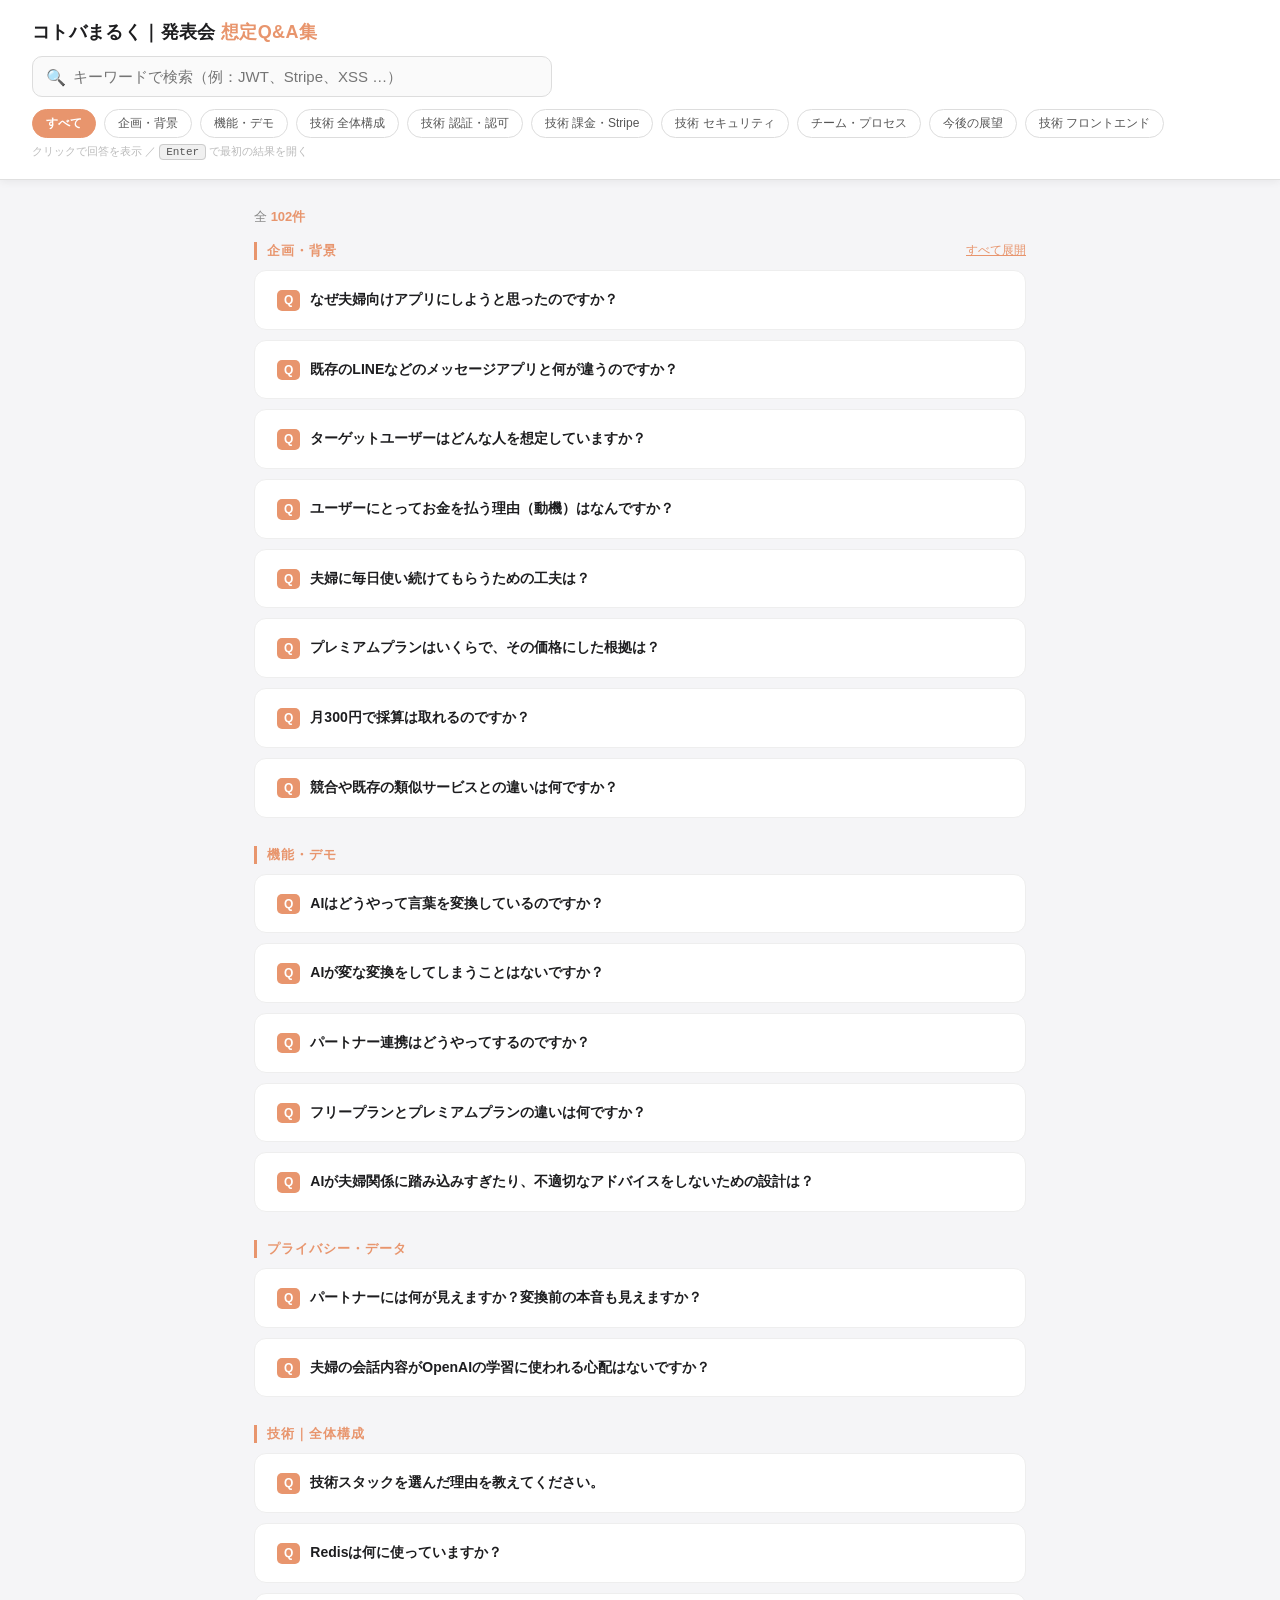
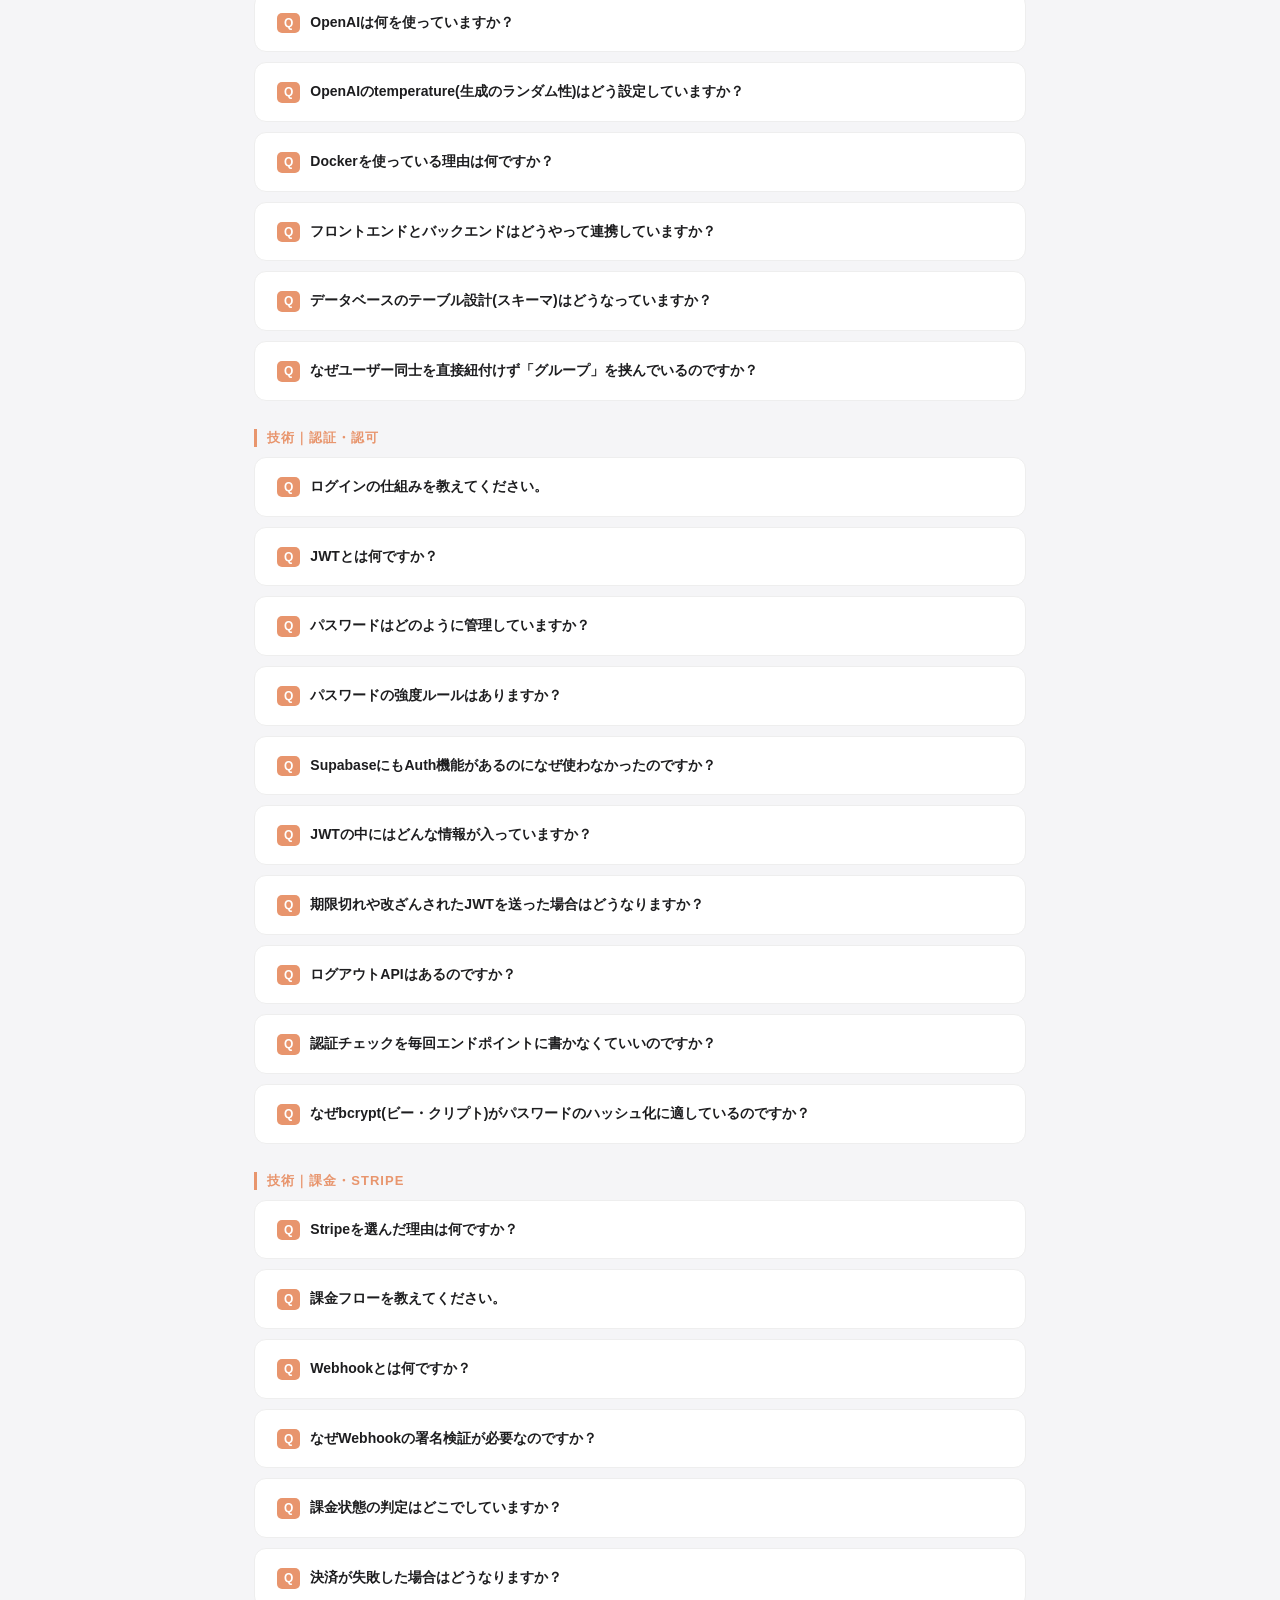
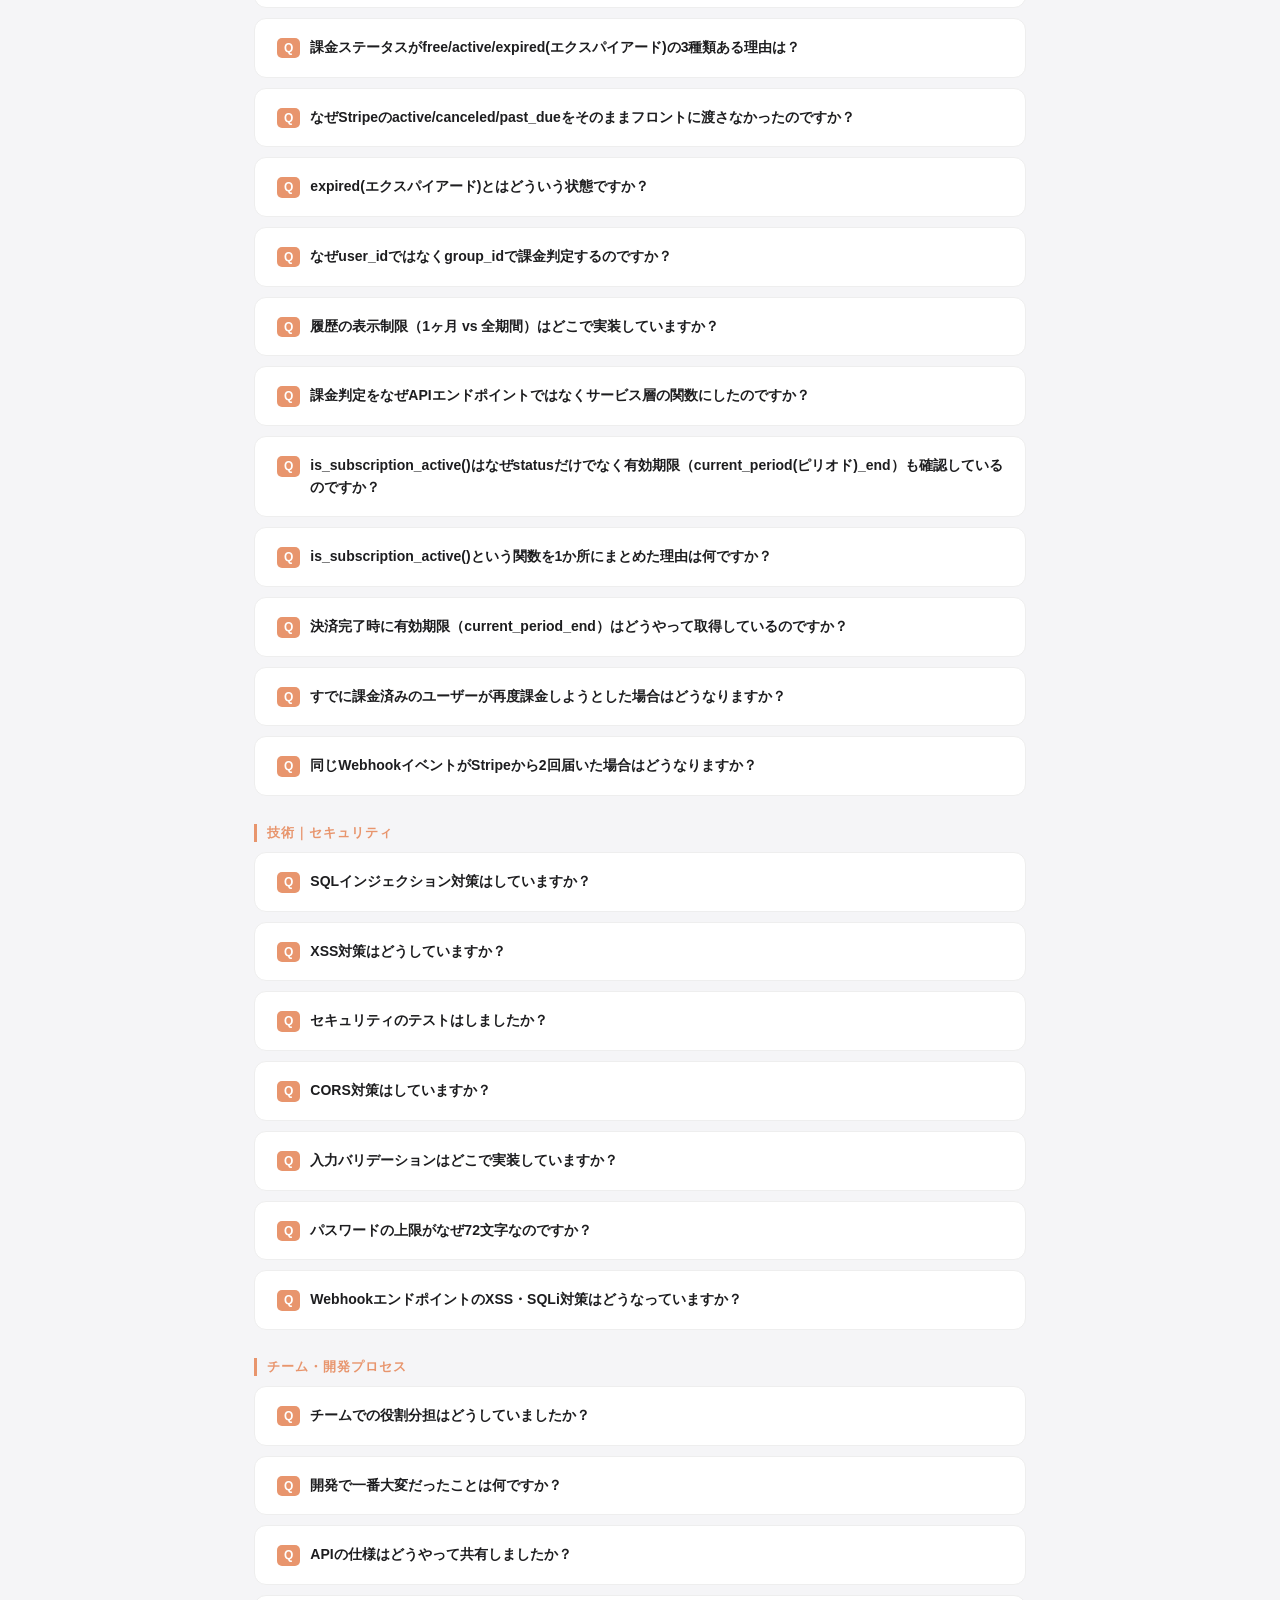
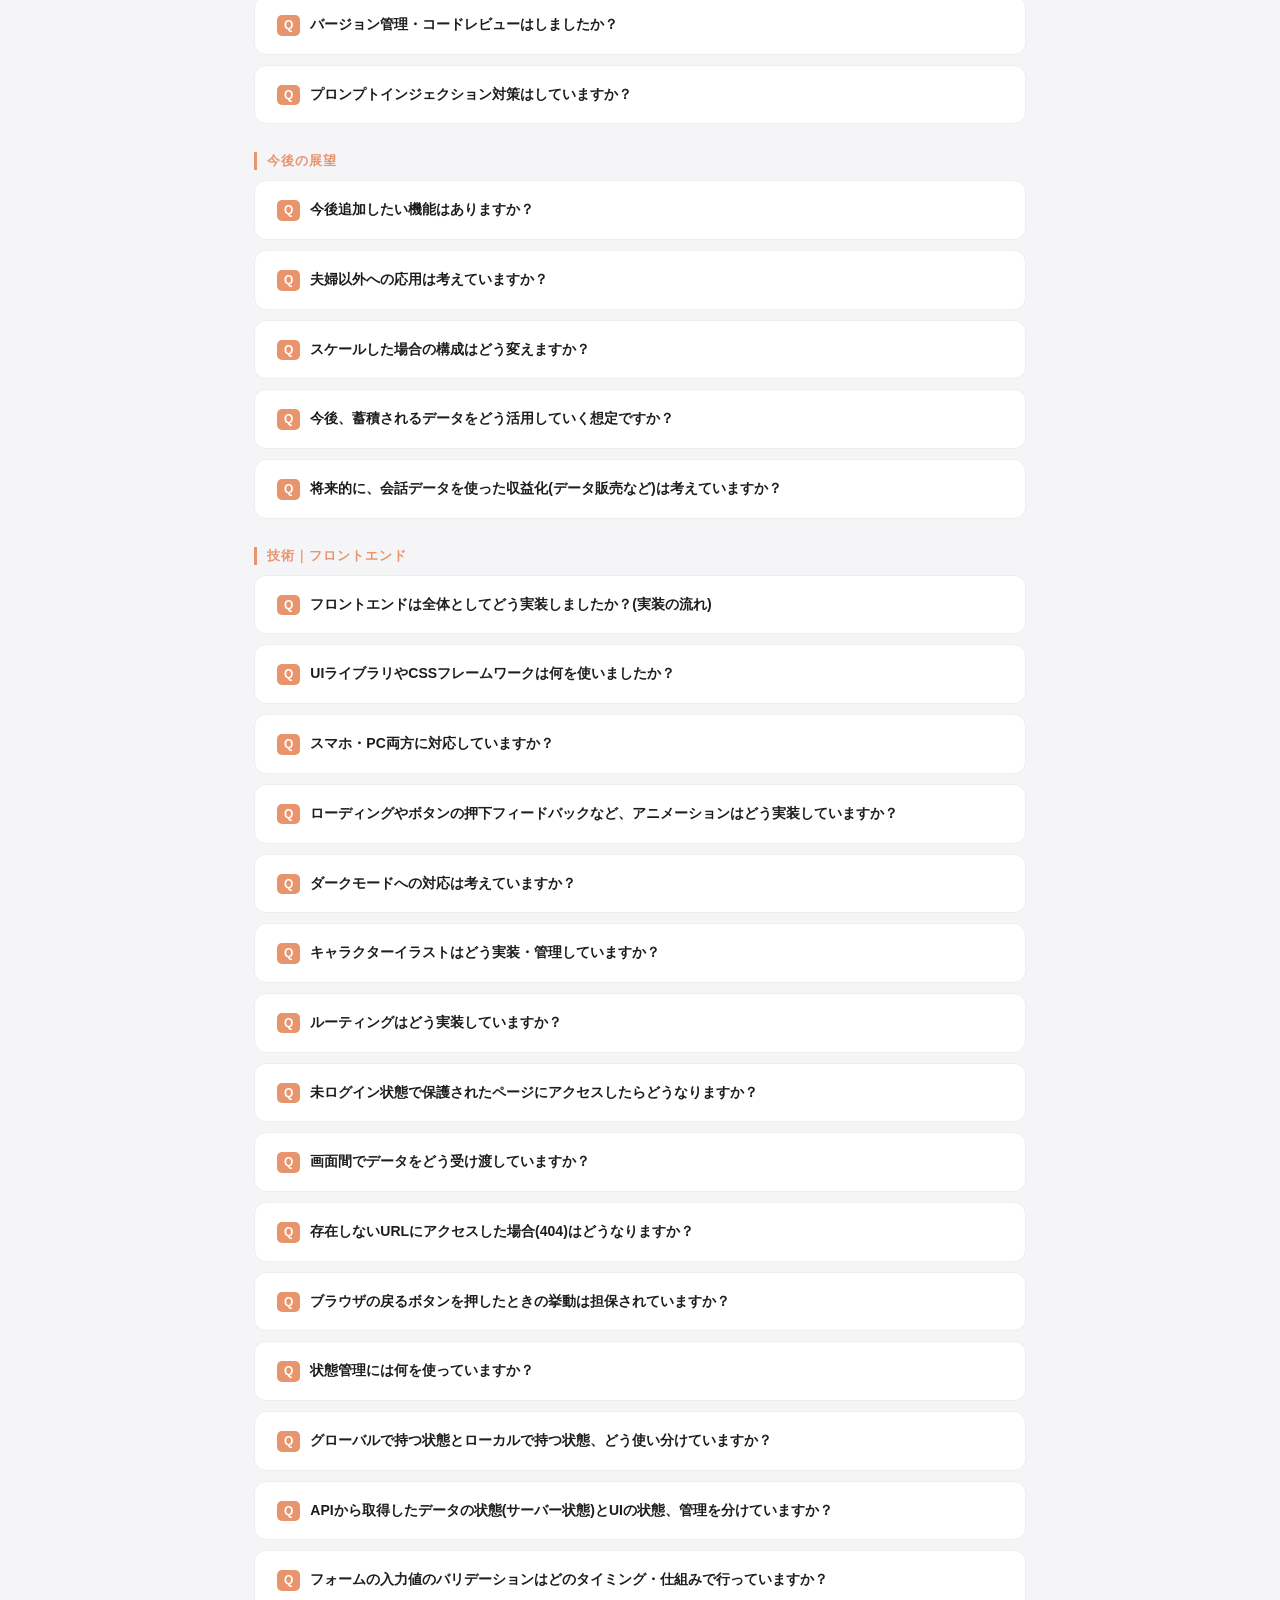
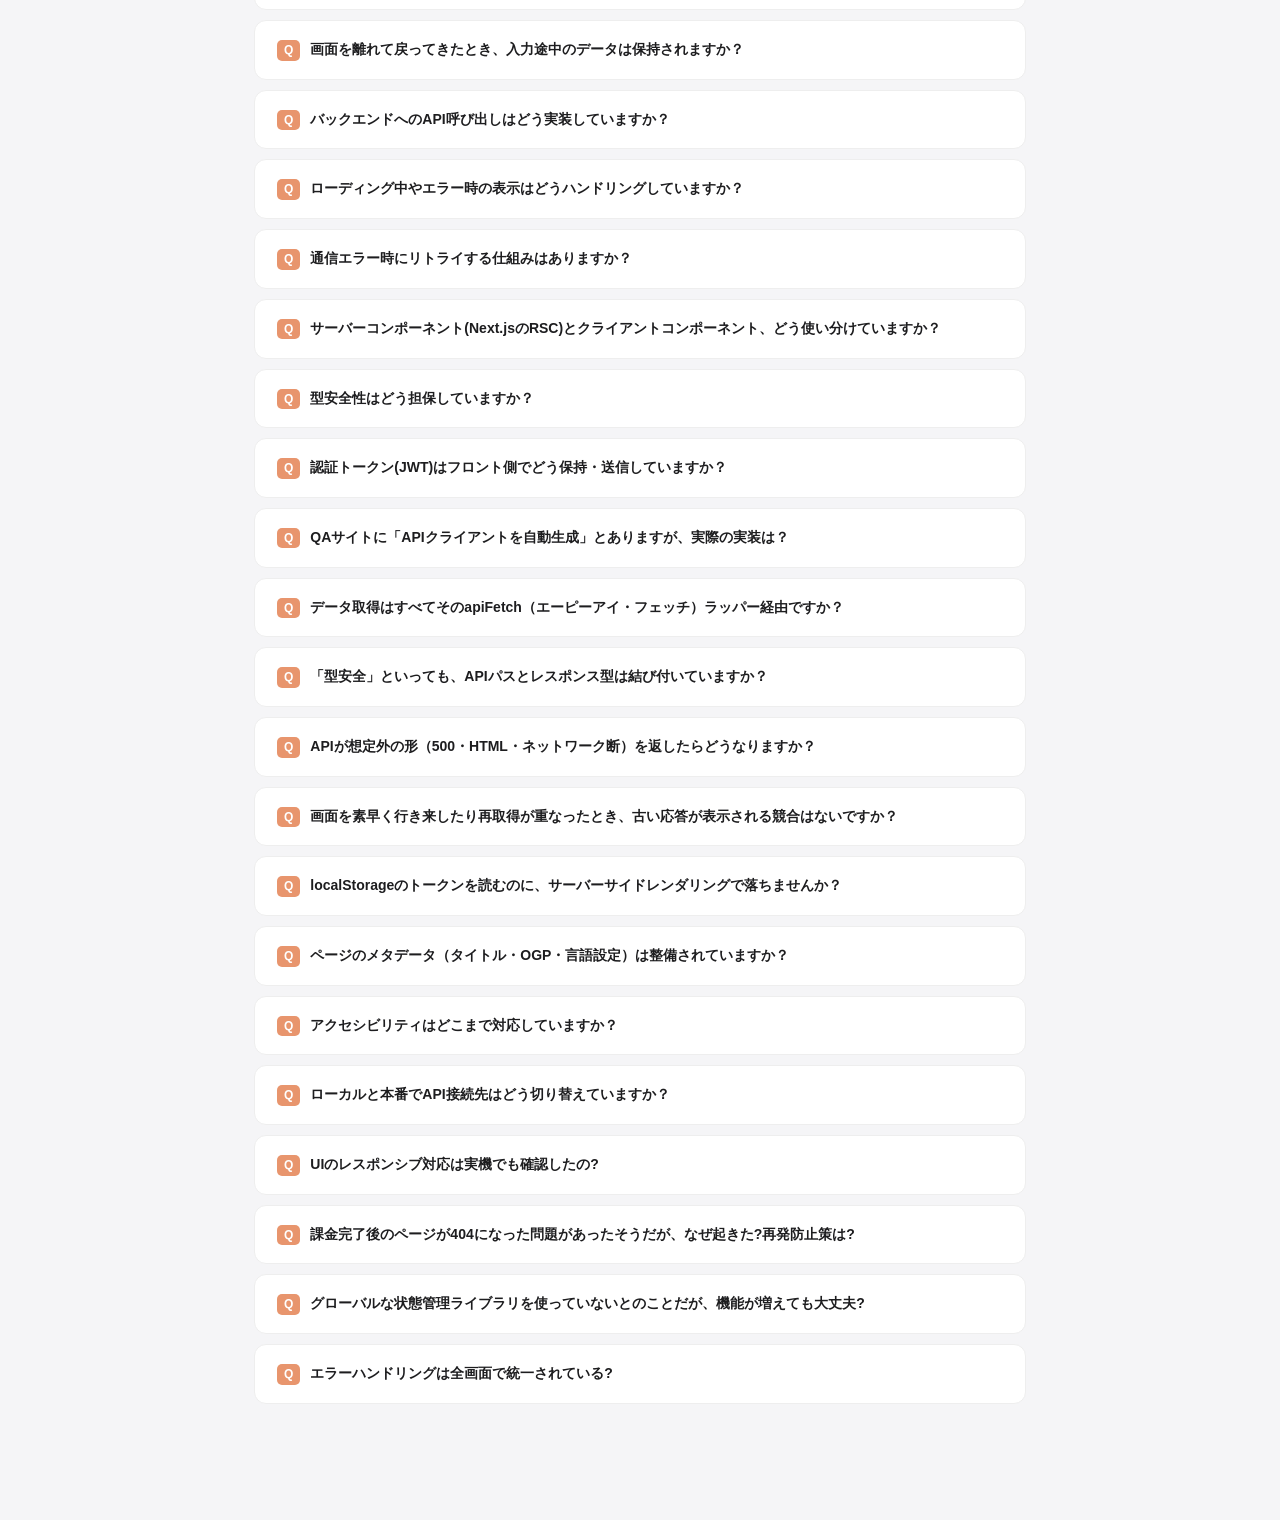
<file: index.html>
<!DOCTYPE html>
<html lang="ja">
<head>
<meta charset="UTF-8">
<meta name="viewport" content="width=device-width, initial-scale=1.0">
<title>コトバまるく 発表会 想定Q&A集</title>
<link rel="stylesheet" href="style.css">
</head>
<body>

<header>
  <h1>コトバまるく｜発表会 <span>想定Q&A集</span></h1>
  <div class="search-wrap">
    <span class="search-icon">🔍</span>
    <input type="text" id="search" placeholder="キーワードで検索（例：JWT、Stripe、XSS …）" autocomplete="off">
    <button id="clear-btn" title="クリア">✕</button>
  </div>
  <div class="filter-wrap">
    <button class="filter-btn active" data-cat="all">すべて</button>
    <button class="filter-btn" data-cat="企画・背景">企画・背景</button>
    <button class="filter-btn" data-cat="機能・デモ">機能・デモ</button>
    <button class="filter-btn" data-cat="技術-全体構成">技術 全体構成</button>
    <button class="filter-btn" data-cat="技術-認証認可">技術 認証・認可</button>
    <button class="filter-btn" data-cat="技術-課金Stripe">技術 課金・Stripe</button>
    <button class="filter-btn" data-cat="技術-セキュリティ">技術 セキュリティ</button>
    <button class="filter-btn" data-cat="チーム・プロセス">チーム・プロセス</button>
    <button class="filter-btn" data-cat="今後の展望">今後の展望</button>
    <button class="filter-btn" data-cat="技術-フロントエンド">技術 フロントエンド</button>
  </div>
  <div class="hint">クリックで回答を表示 ／ <kbd>Enter</kbd> で最初の結果を開く</div>
</header>

<main>
  <div id="result-count"></div>
  <button class="expand-all-btn" id="expand-all">すべて展開</button>
  <div id="qa-list"></div>
  <div class="no-result" id="no-result">
    <span class="emoji">🔍</span>
    「<strong id="no-result-word"></strong>」に一致するQ&Aが見つかりませんでした
  </div>
</main>

<script src="data.js"></script>
<script src="app.js"></script>
</body>
</html>
</file>
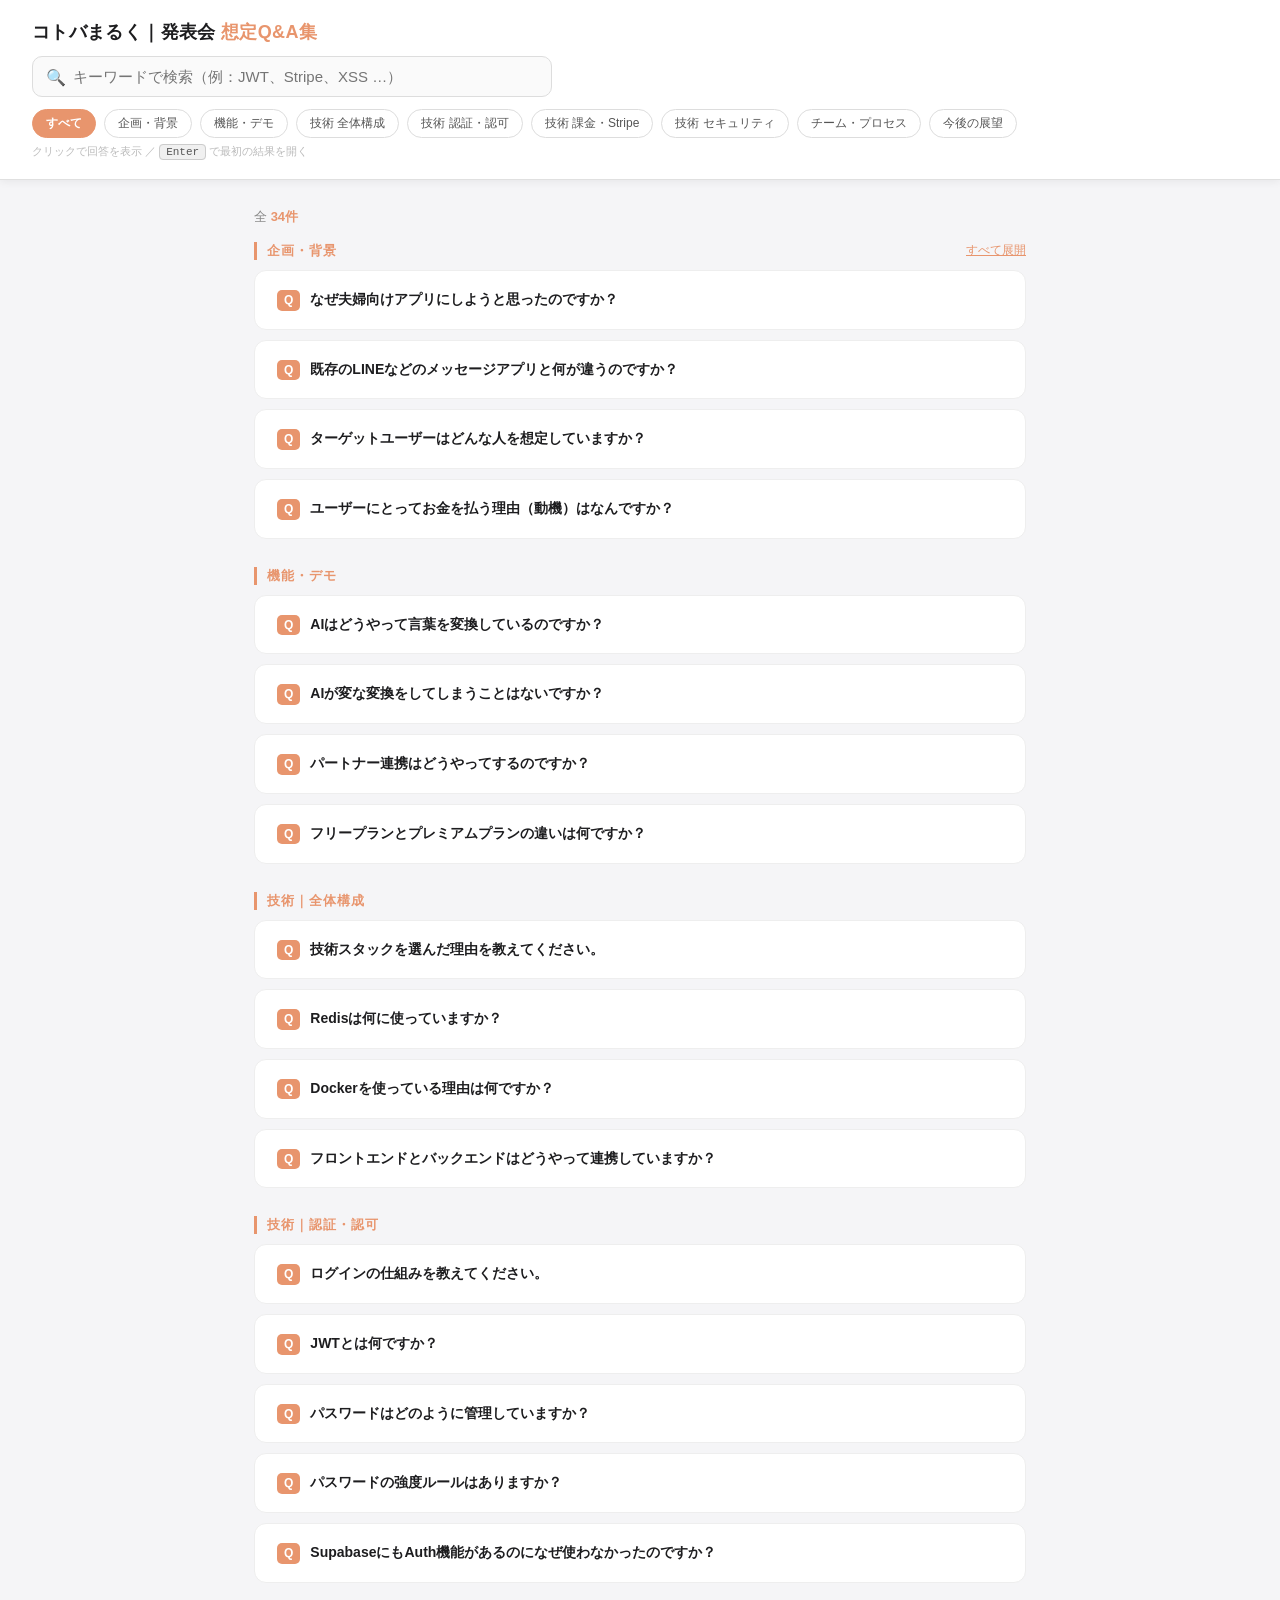
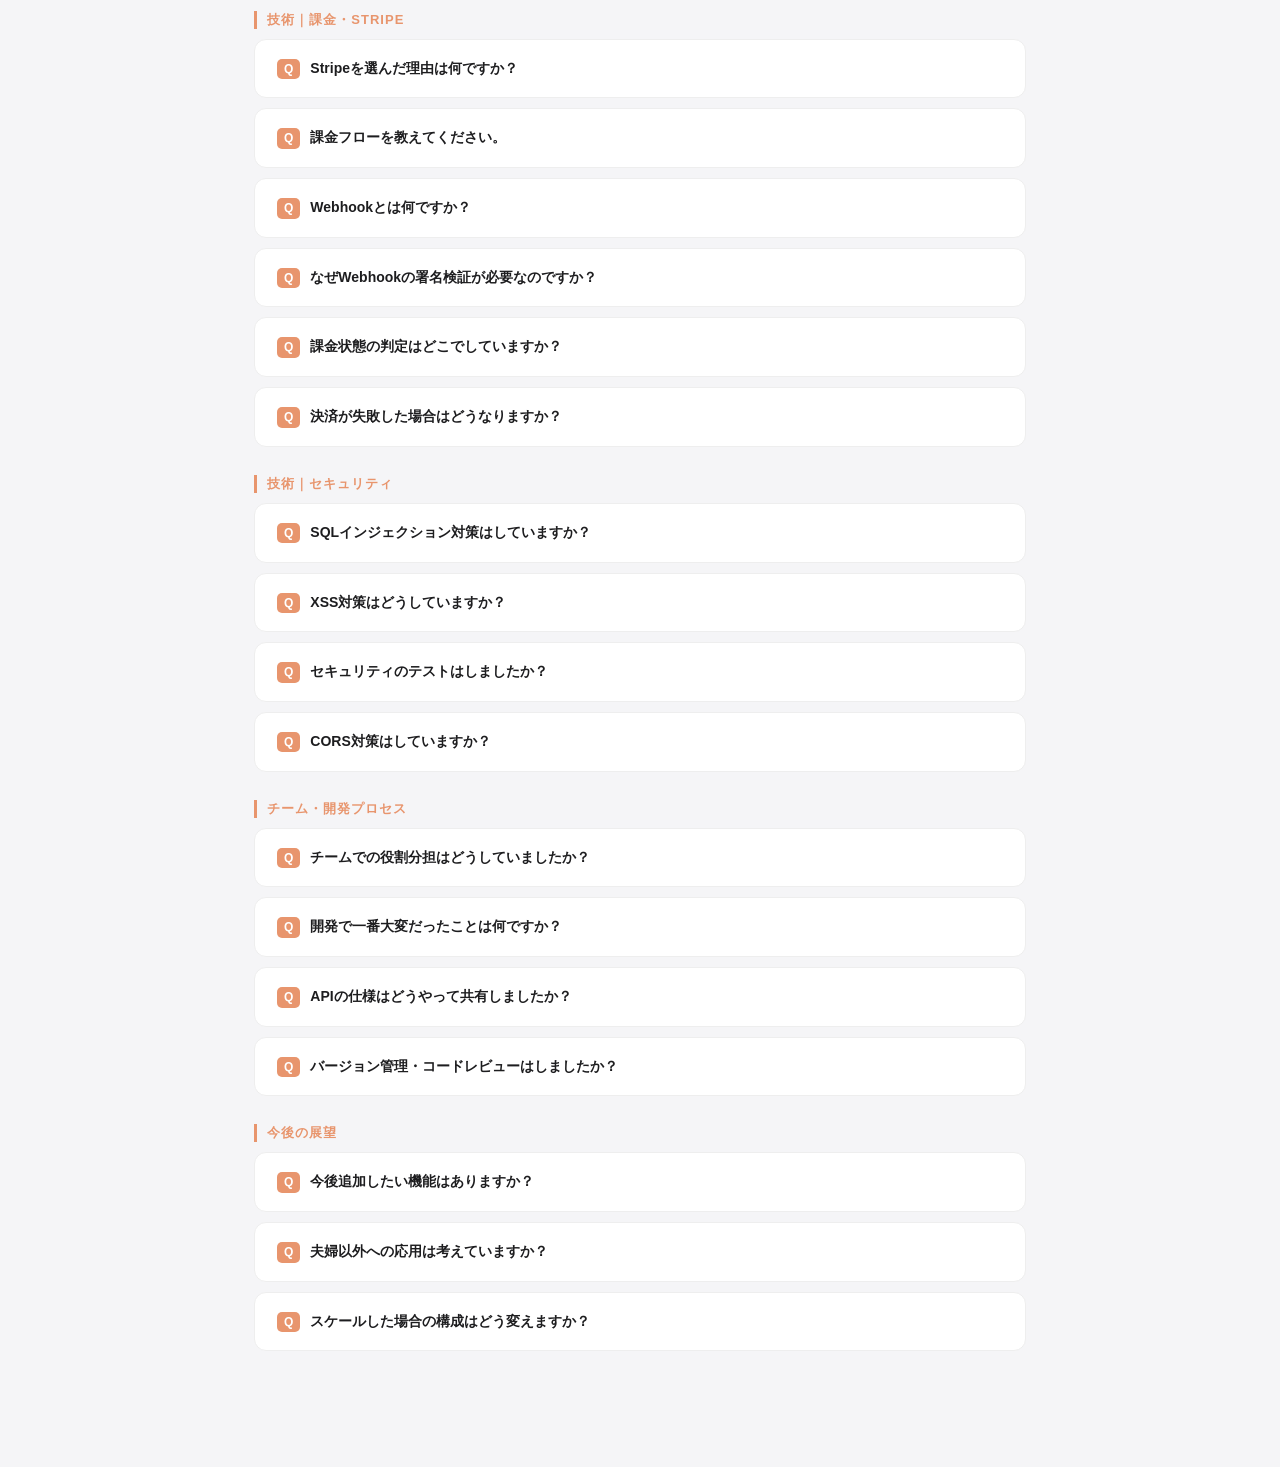
<file: 発表会_想定QA集.html>
<!DOCTYPE html>
<html lang="ja">
<head>
<meta charset="UTF-8">
<meta name="viewport" content="width=device-width, initial-scale=1.0">
<title>コトバまるく 発表会 想定Q&A集</title>
<style>
  * { box-sizing: border-box; margin: 0; padding: 0; }

  body {
    font-family: 'Hiragino Sans', 'Meiryo', sans-serif;
    background: #f5f5f7;
    color: #1d1d1f;
    min-height: 100vh;
  }

  header {
    background: #ffffff;
    border-bottom: 1px solid #e0e0e0;
    padding: 20px 32px;
    position: sticky;
    top: 0;
    z-index: 100;
    box-shadow: 0 2px 8px rgba(0,0,0,0.06);
  }

  header h1 {
    font-size: 18px;
    font-weight: 700;
    color: #1d1d1f;
    margin-bottom: 12px;
    letter-spacing: 0.02em;
  }

  header h1 span {
    color: #e8956d;
  }

  .search-wrap {
    position: relative;
    max-width: 520px;
  }

  .search-icon {
    position: absolute;
    left: 14px;
    top: 50%;
    transform: translateY(-50%);
    font-size: 16px;
    color: #999;
    pointer-events: none;
  }

  #search {
    width: 100%;
    padding: 11px 40px 11px 40px;
    font-size: 15px;
    border: 1.5px solid #ddd;
    border-radius: 10px;
    outline: none;
    background: #fafafa;
    transition: border-color 0.2s, box-shadow 0.2s;
    font-family: inherit;
  }

  #search:focus {
    border-color: #e8956d;
    box-shadow: 0 0 0 3px rgba(232,149,109,0.15);
    background: #fff;
  }

  #clear-btn {
    position: absolute;
    right: 12px;
    top: 50%;
    transform: translateY(-50%);
    background: none;
    border: none;
    cursor: pointer;
    font-size: 17px;
    color: #aaa;
    display: none;
    padding: 2px;
    line-height: 1;
  }

  #clear-btn:hover { color: #555; }

  .filter-wrap {
    display: flex;
    flex-wrap: wrap;
    gap: 8px;
    margin-top: 12px;
  }

  .filter-btn {
    padding: 5px 13px;
    border-radius: 20px;
    border: 1.5px solid #ddd;
    background: #fff;
    font-size: 12px;
    cursor: pointer;
    font-family: inherit;
    color: #555;
    transition: all 0.15s;
    white-space: nowrap;
  }

  .filter-btn:hover { border-color: #e8956d; color: #e8956d; }

  .filter-btn.active {
    background: #e8956d;
    border-color: #e8956d;
    color: #fff;
    font-weight: 600;
  }

  main {
    max-width: 820px;
    margin: 28px auto;
    padding: 0 24px 60px;
  }

  #result-count {
    font-size: 13px;
    color: #888;
    margin-bottom: 16px;
  }

  #result-count span {
    font-weight: 700;
    color: #e8956d;
  }

  .category {
    margin-bottom: 28px;
  }

  .category-title {
    font-size: 13px;
    font-weight: 700;
    color: #e8956d;
    text-transform: uppercase;
    letter-spacing: 0.08em;
    margin-bottom: 10px;
    padding-left: 4px;
    border-left: 3px solid #e8956d;
    padding-left: 10px;
  }

  .qa-card {
    background: #fff;
    border-radius: 12px;
    padding: 18px 22px;
    margin-bottom: 10px;
    border: 1.5px solid #eeeeee;
    cursor: pointer;
    transition: box-shadow 0.15s, border-color 0.15s;
  }

  .qa-card:hover {
    box-shadow: 0 4px 16px rgba(0,0,0,0.08);
    border-color: #e8c9b7;
  }

  .qa-card.open {
    border-color: #e8956d;
    box-shadow: 0 4px 16px rgba(232,149,109,0.12);
  }

  .qa-q {
    font-size: 14px;
    font-weight: 600;
    color: #1d1d1f;
    display: flex;
    align-items: flex-start;
    gap: 10px;
    line-height: 1.55;
  }

  .qa-q::before {
    content: 'Q';
    font-size: 12px;
    font-weight: 800;
    color: #fff;
    background: #e8956d;
    border-radius: 5px;
    padding: 1px 7px;
    flex-shrink: 0;
    margin-top: 1px;
  }

  .qa-a {
    display: none;
    margin-top: 14px;
    padding-top: 14px;
    border-top: 1px solid #f0f0f0;
    font-size: 14px;
    line-height: 1.75;
    color: #3a3a3a;
    padding-left: 32px;
  }

  .qa-a::before {
    content: 'A. ';
    font-weight: 700;
    color: #e8956d;
  }

  .qa-card.open .qa-a {
    display: block;
  }

  mark {
    background: #fff0c0;
    border-radius: 3px;
    padding: 0 2px;
  }

  .no-result {
    text-align: center;
    padding: 60px 20px;
    color: #aaa;
    font-size: 15px;
    display: none;
  }

  .no-result .emoji { font-size: 40px; display: block; margin-bottom: 12px; }

  kbd {
    background: #f0f0f0;
    border: 1px solid #ccc;
    border-radius: 4px;
    padding: 1px 6px;
    font-size: 11px;
    font-family: monospace;
    color: #555;
  }

  .hint {
    font-size: 11px;
    color: #bbb;
    margin-top: 6px;
  }

  .expand-all-btn {
    float: right;
    font-size: 12px;
    color: #e8956d;
    background: none;
    border: none;
    cursor: pointer;
    font-family: inherit;
    text-decoration: underline;
    padding: 0;
    margin-bottom: 8px;
  }

  .expand-all-btn:hover { color: #c97040; }
</style>
</head>
<body>

<header>
  <h1>コトバまるく｜発表会 <span>想定Q&A集</span></h1>
  <div class="search-wrap">
    <span class="search-icon">🔍</span>
    <input type="text" id="search" placeholder="キーワードで検索（例：JWT、Stripe、XSS …）" autocomplete="off">
    <button id="clear-btn" title="クリア">✕</button>
  </div>
  <div class="filter-wrap">
    <button class="filter-btn active" data-cat="all">すべて</button>
    <button class="filter-btn" data-cat="企画・背景">企画・背景</button>
    <button class="filter-btn" data-cat="機能・デモ">機能・デモ</button>
    <button class="filter-btn" data-cat="技術-全体構成">技術 全体構成</button>
    <button class="filter-btn" data-cat="技術-認証認可">技術 認証・認可</button>
    <button class="filter-btn" data-cat="技術-課金Stripe">技術 課金・Stripe</button>
    <button class="filter-btn" data-cat="技術-セキュリティ">技術 セキュリティ</button>
    <button class="filter-btn" data-cat="チーム・プロセス">チーム・プロセス</button>
    <button class="filter-btn" data-cat="今後の展望">今後の展望</button>
  </div>
  <div class="hint">クリックで回答を表示 ／ <kbd>Enter</kbd> で最初の結果を開く</div>
</header>

<main>
  <div id="result-count"></div>
  <button class="expand-all-btn" id="expand-all">すべて展開</button>
  <div id="qa-list"></div>
  <div class="no-result" id="no-result">
    <span class="emoji">🔍</span>
    「<strong id="no-result-word"></strong>」に一致するQ&Aが見つかりませんでした
  </div>
</main>

<script>
const DATA = [
  {
    cat: "企画・背景",
    items: [
      { q: "なぜ夫婦向けアプリにしようと思ったのですか？", a: "夫婦喧嘩の原因トップが「伝え方」であるというデータに注目しました。カウンセリングを受けるほどではないけれど関係を改善したい、というニーズに応えられると考えたためです。" },
      { q: "既存のLINEなどのメッセージアプリと何が違うのですか？", a: "LINEは伝えたい内容をそのまま送るツールですが、コトバまるくはAIが伝える前に表現を整えてくれます。感情的になりやすいタイミングでも、相手が受け取りやすい言葉に変換してから送れる点が違います。" },
      { q: "ターゲットユーザーはどんな人を想定していますか？", a: "共働きで時間がない夫婦で、喧嘩を減らしたい・要望を上手く伝えたい・感謝を伝える習慣を作りたいと思っている方を想定しています。カウンセリングは大げさだけど、関係を改善したいという層です。" },
      { q: "ユーザーにとってお金を払う理由（動機）はなんですか？", a: "無料プランは当月の履歴のみ確認できます。プレミアムプランは過去すべての履歴を振り返れるため、「夫婦のコミュニケーションの変化を記録として残したい」というニーズに応えます。関係改善の実感が続けばお金を払う価値を感じてもらえると考えています。" },
    ]
  },
  {
    cat: "機能・デモ",
    items: [
      { q: "AIはどうやって言葉を変換しているのですか？", a: "OpenAIのGPT-4o-miniというモデルを使っています。プロンプトで「状況はそのままに、相手が受け取りやすい表現にしてください」という指示を与えており、内容の深刻さに合わせてトーンが変わるよう工夫しています。" },
      { q: "AIが変な変換をしてしまうことはないですか？", a: "プロンプトを調整して精度を上げていますが、AIの回答は確定的ではありません。そのため、変換結果をユーザーが確認してから送信する設計にしており、気に入らなければ送らないこともできます。" },
      { q: "パートナー連携はどうやってするのですか？", a: "招待コードを発行してパートナーに共有する仕組みです。コードには有効期限があり、期限切れや不正なコードは拒否されます。" },
      { q: "フリープランとプレミアムプランの違いは何ですか？", a: "フリープランは当月の履歴のみ閲覧できます。プレミアムプランは過去のすべての履歴を見ることができます。" },
    ]
  },
  {
    cat: "技術-全体構成",
    catLabel: "技術｜全体構成",
    items: [
      { q: "技術スタックを選んだ理由を教えてください。", a: "バックエンドはPythonのFastAPIを使いました。書きやすく、APIドキュメントが自動生成される点が開発効率上よかったです。フロントエンドはNext.js（TypeScript）で、型安全に開発できる点を重視しました。DBはPostgreSQLで、信頼性の高いリレーショナルDBとして選択しました。" },
      { q: "Redisは何に使っていますか？", a: "AIの変換回数制限（レートリミット）の管理に使っています。1日あたりの変換回数をRedisで管理し、上限を超えるとエラーを返します。DBより高速に読み書きできるためこの用途に適しています。" },
      { q: "Dockerを使っている理由は何ですか？", a: "開発環境をチーム全員で揃えるためです。「自分のPCでは動くのに他の人のPCでは動かない」という問題を防げます。また、テストも自動でコンテナ内で実行できます。" },
      { q: "フロントエンドとバックエンドはどうやって連携していますか？", a: "OpenAPI仕様（openapi.yaml）を定義して、そこからTypeScriptの型定義とAPIクライアントを自動生成しています。これにより、バックエンドのAPI仕様とフロントエンドのコードがズレないようにしています。" },
    ]
  },
  {
    cat: "技術-認証認可",
    catLabel: "技術｜認証・認可",
    items: [
      { q: "ログインの仕組みを教えてください。", a: "メールアドレスとパスワードで認証し、JWT（トークン）を発行します。以降のリクエストはそのトークンを使って「誰からのリクエストか」を確認します。" },
      { q: "JWTとは何ですか？", a: "JSON Web Tokenの略で、「このユーザーは認証済みですよ」という情報を暗号化した文字列です。ログイン後にサーバーが発行し、フロントエンドがリクエストごとに送ることで、ログイン状態を維持します。" },
      { q: "パスワードはどのように管理していますか？", a: "パスワードはbcrypt（ビー・クリプト）というアルゴリズムでハッシュ化してDBに保存しています。元のパスワードは保存されないため、DBが漏洩しても直接パスワードは分かりません。" },
      { q: "パスワードの強度ルールはありますか？", a: "15文字以上、英字と数字をそれぞれ1文字以上含むことを必須としています。登録時にバリデーションで弾く実装をしています。" },
      { q: "SupabaseにもAuth機能があるのになぜ使わなかったのですか？", a: "学習目的で、JWTの発行からパスワードのハッシュ化まで自前で実装しました。Supabaseを使うと裏側の仕組みがブラックボックスになりますが、自分で実装したことで認証の仕組みを理解した状態になれました。実務でSupabaseのAuthを使う場面でも、何が起きているかわかった上で使えるのが利点だと思っています。" },
    ]
  },
  {
    cat: "技術-課金Stripe",
    catLabel: "技術｜課金・Stripe",
    items: [
      { q: "Stripeを選んだ理由は何ですか？", a: "3つ理由があります。1つ目はセキュリティ面で、カード情報はStripe側で管理されるため、PCI DSSという国際的なセキュリティ基準への対応を自前でする必要がありません。2つ目は決済UIを自前で作らなくてよい点で、StripeのCheckout画面をそのまま使えるため実装コストを大幅に削減できました。3つ目はテスト環境が充実している点で、テスト用のカード番号が用意されており、本番に影響なく動作確認ができました。" },
      { q: "課金フローを教えてください。", a: "ユーザーが登録ボタンを押すと、バックエンドがStripeにCheckoutセッションを作成してURLを返します。ユーザーはそのURLでStripeの決済画面に遷移し、カード情報を入力して決済します。決済完了後、StripeがWebhookでバックエンドに通知を送り、DBの課金状態を更新します。" },
      { q: "Webhookとは何ですか？", a: "「何かが起きたら自動で通知する仕組み」です。今回はStripeが「決済が完了しましたよ」というイベントをバックエンドに送ってくれます。バックエンドはそれを受け取ってDBを更新します。" },
      { q: "なぜWebhookの署名検証が必要なのですか？", a: "Webhookのエンドポイントはインターネットに公開されているため、誰でもリクエストを送れます。署名がないと、悪意のある第三者が「決済完了しました」という偽の通知を送りつけることができてしまいます。署名検証によって、本物のStripeからの通知だけを受け付けます。" },
      { q: "課金状態の判定はどこでしていますか？", a: "is_subscription_active()という関数1つに集約しています。「StripeのステータスがActiveかつ有効期間内か」を判定する処理をここに書くことで、複数の機能で使っても判定基準がズレません。" },
      { q: "決済が失敗した場合はどうなりますか？", a: "決済はStripe側で非同期に処理されるため、失敗してもユーザーへ直接エラーコードは返りません。StripeがWebhookで失敗イベントを送ってきますが、DBの課金ステータスは更新されないためプレミアム機能が使えない状態のままになります。その後ユーザーがプレミアム機能にアクセスしようとしたときに初めて403が返ります。" },
    ]
  },
  {
    cat: "技術-セキュリティ",
    catLabel: "技術｜セキュリティ",
    items: [
      { q: "SQLインジェクション対策はしていますか？", a: "はい。バックエンドでSQLAlchemy ORMを使っているため、SQLを文字列で直接組み立てることがありません。入力値はすべてパラメータとして安全に扱われます。また、テストでSQLインジェクション文字列を送っても500エラーにならないことを確認しています。" },
      { q: "XSS対策はどうしていますか？", a: "バックエンドはJSON APIのためHTMLを返さず、反射型XSSは発生しません。フロントエンドはNext.js（React）を使っており、JSXが自動でエスケープ処理をするため、ユーザー入力がそのままHTMLとして実行されることはありません。" },
      { q: "セキュリティのテストはしましたか？", a: "はい。pytestを使って自動テストを実装しました。認証エンドポイントと課金エンドポイントに対して、SQLインジェクション・XSSペイロード・不正な署名などを送るテストを計26件作成し、全件パスしています。" },
      { q: "CORS対策はしていますか？", a: "はい。バックエンドで許可するオリジン（フロントエンドのURL）を環境変数で管理しており、それ以外のオリジンからのリクエストはブロックされます。" },
    ]
  },
  {
    cat: "チーム・プロセス",
    catLabel: "チーム・開発プロセス",
    items: [
      { q: "チームでの役割分担はどうしていましたか？", a: "バックエンドを2名（Shiho・まりあんぬ）、フロントエンドを1名（ゆぅたん）で担当しました。私（Shiho）は認証・認可とStripe課金まわりを担当しています。" },
      { q: "開発で一番大変だったことは何ですか？", a: "Stripe Webhookの実装です。決済完了の通知をStripeから受け取ってDBを更新する流れが複数のシステムをまたぐため、テスト環境での動作確認に工夫が必要でした。Stripeのサンドボックス環境をチームで共有しながら進めました。" },
      { q: "APIの仕様はどうやって共有しましたか？", a: "OpenAPI形式（YAML）でAPI仕様書を先に定義し、それをもとにフロントエンドとバックエンドを並行して開発しました。フロントエンドはYAMLから型定義とAPIクライアントを自動生成したため、認識のズレを防げました。" },
      { q: "バージョン管理・コードレビューはしましたか？", a: "GitHubでブランチを切り、プルリクエストを出してチームメンバーにレビューしてもらう流れで進めました。" },
    ]
  },
  {
    cat: "今後の展望",
    items: [
      { q: "今後追加したい機能はありますか？", a: "まずは未実装の機能（プッシュ通知・解約フローなど）を整備します。その後、UIのブラッシュアップや、AIの変換精度をさらに上げることを考えています。" },
      { q: "夫婦以外への応用は考えていますか？", a: "はい。「伝え方のすれ違いが起きやすい関係」であれば応用できると考えています。思春期の子どもとの親子関係や、親の介護をしている家族など、感情が絡みやすい場面に展開できると考えています。" },
      { q: "スケールした場合の構成はどう変えますか？", a: "現状はローカルDockerとSupabaseで動いていますが、ユーザーが増えた場合はクラウドへの移行、DBのコネクションプーリング強化、Redisのクラスタ化などを検討します。" },
    ]
  },
];

let currentCat = "all";
let expandAll = false;

function highlight(text, keyword) {
  if (!keyword) return text;
  const escaped = keyword.replace(/[.*+?^${}()|[\]\\]/g, '\\$&');
  return text.replace(new RegExp(escaped, 'gi'), m => `<mark>${m}</mark>`);
}

function render() {
  const keyword = document.getElementById('search').value.trim();
  const list = document.getElementById('qa-list');
  const noResult = document.getElementById('no-result');
  document.getElementById('no-result-word').textContent = keyword;
  document.getElementById('clear-btn').style.display = keyword ? 'block' : 'none';

  list.innerHTML = '';
  let total = 0;

  DATA.forEach(section => {
    if (currentCat !== 'all' && section.cat !== currentCat) return;

    const filtered = section.items.filter(item => {
      if (!keyword) return true;
      return item.q.includes(keyword) || item.a.includes(keyword);
    });

    if (filtered.length === 0) return;
    total += filtered.length;

    const label = section.catLabel || section.cat;
    const div = document.createElement('div');
    div.className = 'category';
    div.innerHTML = `<div class="category-title">${label}</div>`;

    filtered.forEach((item, idx) => {
      const card = document.createElement('div');
      card.className = 'qa-card' + (expandAll ? ' open' : '');
      card.innerHTML = `
        <div class="qa-q">${highlight(item.q, keyword)}</div>
        <div class="qa-a">${highlight(item.a, keyword)}</div>
      `;
      card.addEventListener('click', () => card.classList.toggle('open'));
      div.appendChild(card);
    });

    list.appendChild(div);
  });

  const countEl = document.getElementById('result-count');
  countEl.innerHTML = keyword
    ? `「${keyword}」の検索結果：<span>${total}件</span>`
    : `全 <span>${total}件</span>`;

  noResult.style.display = (total === 0) ? 'block' : 'none';
}

// 検索
document.getElementById('search').addEventListener('input', render);

// クリア
document.getElementById('clear-btn').addEventListener('click', () => {
  document.getElementById('search').value = '';
  render();
  document.getElementById('search').focus();
});

// フィルター
document.querySelectorAll('.filter-btn').forEach(btn => {
  btn.addEventListener('click', () => {
    document.querySelectorAll('.filter-btn').forEach(b => b.classList.remove('active'));
    btn.classList.add('active');
    currentCat = btn.dataset.cat;
    render();
  });
});

// すべて展開/折りたたみ
document.getElementById('expand-all').addEventListener('click', () => {
  expandAll = !expandAll;
  document.getElementById('expand-all').textContent = expandAll ? 'すべて折りたたむ' : 'すべて展開';
  document.querySelectorAll('.qa-card').forEach(card => {
    card.classList.toggle('open', expandAll);
  });
});

// Enterキーで最初の結果を開く
document.getElementById('search').addEventListener('keydown', e => {
  if (e.key === 'Enter') {
    const first = document.querySelector('.qa-card');
    if (first) { first.classList.add('open'); first.scrollIntoView({ behavior: 'smooth', block: 'center' }); }
  }
});

render();
</script>
</body>
</html>
</file>
<file: style.css>
* { box-sizing: border-box; margin: 0; padding: 0; }

body {
  font-family: 'Hiragino Sans', 'Meiryo', sans-serif;
  background: #f5f5f7;
  color: #1d1d1f;
  min-height: 100vh;
}

header {
  background: #ffffff;
  border-bottom: 1px solid #e0e0e0;
  padding: 20px 32px;
  position: sticky;
  top: 0;
  z-index: 100;
  box-shadow: 0 2px 8px rgba(0,0,0,0.06);
}

header h1 {
  font-size: 18px;
  font-weight: 700;
  color: #1d1d1f;
  margin-bottom: 12px;
  letter-spacing: 0.02em;
}

header h1 span {
  color: #e8956d;
}

.search-wrap {
  position: relative;
  max-width: 520px;
}

.search-icon {
  position: absolute;
  left: 14px;
  top: 50%;
  transform: translateY(-50%);
  font-size: 16px;
  color: #999;
  pointer-events: none;
}

#search {
  width: 100%;
  padding: 11px 40px 11px 40px;
  font-size: 15px;
  border: 1.5px solid #ddd;
  border-radius: 10px;
  outline: none;
  background: #fafafa;
  transition: border-color 0.2s, box-shadow 0.2s;
  font-family: inherit;
}

#search:focus {
  border-color: #e8956d;
  box-shadow: 0 0 0 3px rgba(232,149,109,0.15);
  background: #fff;
}

#clear-btn {
  position: absolute;
  right: 12px;
  top: 50%;
  transform: translateY(-50%);
  background: none;
  border: none;
  cursor: pointer;
  font-size: 17px;
  color: #aaa;
  display: none;
  padding: 2px;
  line-height: 1;
}

#clear-btn:hover { color: #555; }

.filter-wrap {
  display: flex;
  flex-wrap: wrap;
  gap: 8px;
  margin-top: 12px;
}

.filter-btn {
  padding: 5px 13px;
  border-radius: 20px;
  border: 1.5px solid #ddd;
  background: #fff;
  font-size: 12px;
  cursor: pointer;
  font-family: inherit;
  color: #555;
  transition: all 0.15s;
  white-space: nowrap;
}

.filter-btn:hover { border-color: #e8956d; color: #e8956d; }

.filter-btn.active {
  background: #e8956d;
  border-color: #e8956d;
  color: #fff;
  font-weight: 600;
}

main {
  max-width: 820px;
  margin: 28px auto;
  padding: 0 24px 60px;
}

#result-count {
  font-size: 13px;
  color: #888;
  margin-bottom: 16px;
}

#result-count span {
  font-weight: 700;
  color: #e8956d;
}

.category {
  margin-bottom: 28px;
}

.category-title {
  font-size: 13px;
  font-weight: 700;
  color: #e8956d;
  text-transform: uppercase;
  letter-spacing: 0.08em;
  margin-bottom: 10px;
  padding-left: 10px;
  border-left: 3px solid #e8956d;
}

.qa-card {
  background: #fff;
  border-radius: 12px;
  padding: 18px 22px;
  margin-bottom: 10px;
  border: 1.5px solid #eeeeee;
  cursor: pointer;
  transition: box-shadow 0.15s, border-color 0.15s;
}

.qa-card:hover {
  box-shadow: 0 4px 16px rgba(0,0,0,0.08);
  border-color: #e8c9b7;
}

.qa-card.open {
  border-color: #e8956d;
  box-shadow: 0 4px 16px rgba(232,149,109,0.12);
}

.qa-q {
  font-size: 14px;
  font-weight: 600;
  color: #1d1d1f;
  display: flex;
  align-items: flex-start;
  gap: 10px;
  line-height: 1.55;
}

.qa-q::before {
  content: 'Q';
  font-size: 12px;
  font-weight: 800;
  color: #fff;
  background: #e8956d;
  border-radius: 5px;
  padding: 1px 7px;
  flex-shrink: 0;
  margin-top: 1px;
}

.qa-a {
  display: none;
  margin-top: 14px;
  padding-top: 14px;
  border-top: 1px solid #f0f0f0;
  font-size: 14px;
  line-height: 1.75;
  color: #3a3a3a;
  padding-left: 32px;
}

.qa-a::before {
  content: 'A. ';
  font-weight: 700;
  color: #e8956d;
}

.qa-card.open .qa-a {
  display: block;
}

mark {
  background: #fff0c0;
  border-radius: 3px;
  padding: 0 2px;
}

.no-result {
  text-align: center;
  padding: 60px 20px;
  color: #aaa;
  font-size: 15px;
  display: none;
}

.no-result .emoji { font-size: 40px; display: block; margin-bottom: 12px; }

kbd {
  background: #f0f0f0;
  border: 1px solid #ccc;
  border-radius: 4px;
  padding: 1px 6px;
  font-size: 11px;
  font-family: monospace;
  color: #555;
}

.hint {
  font-size: 11px;
  color: #bbb;
  margin-top: 6px;
}

.expand-all-btn {
  float: right;
  font-size: 12px;
  color: #e8956d;
  background: none;
  border: none;
  cursor: pointer;
  font-family: inherit;
  text-decoration: underline;
  padding: 0;
  margin-bottom: 8px;
}

.expand-all-btn:hover { color: #c97040; }

/* ============================================================
   スマホ表示対応（PC幅 601px 以上には影響しません）
   ============================================================ */
@media (max-width: 600px) {
  /* ヘッダー：余白とタイトルを圧縮して画面占有を減らす */
  header {
    padding: 14px 16px;
  }
  header h1 {
    font-size: 16px;
    margin-bottom: 10px;
    line-height: 1.4;
  }

  /* 検索バー：横幅いっぱいに使い、はみ出さないようにする */
  .search-wrap {
    max-width: none;
  }
  #search {
    font-size: 16px; /* iOSで入力時に自動ズームされないよう16px以上に */
  }

  /* カテゴリタブ：折り返さず横スクロールにする */
  .filter-wrap {
    flex-wrap: nowrap;
    overflow-x: auto;
    -webkit-overflow-scrolling: touch;
    scrollbar-width: none;            /* Firefox：スクロールバー非表示 */
    margin-top: 10px;
    padding-bottom: 2px;
  }
  .filter-wrap::-webkit-scrollbar {   /* Chrome/Safari：スクロールバー非表示 */
    display: none;
  }
  .filter-btn {
    flex: 0 0 auto;                   /* 縮まず一定幅を保ち、横に並べる */
  }

  /* ヒント：小画面では控えめに */
  .hint {
    margin-top: 8px;
  }

  /* main：左右余白を詰めて本文の表示領域を広げる */
  main {
    margin: 20px auto;
    padding: 0 16px 48px;
  }

  /* Q&Aカード：余白を詰めて読みやすく */
  .qa-card {
    padding: 15px 16px;
  }
  .qa-a {
    padding-left: 26px;
  }
}
</file>
